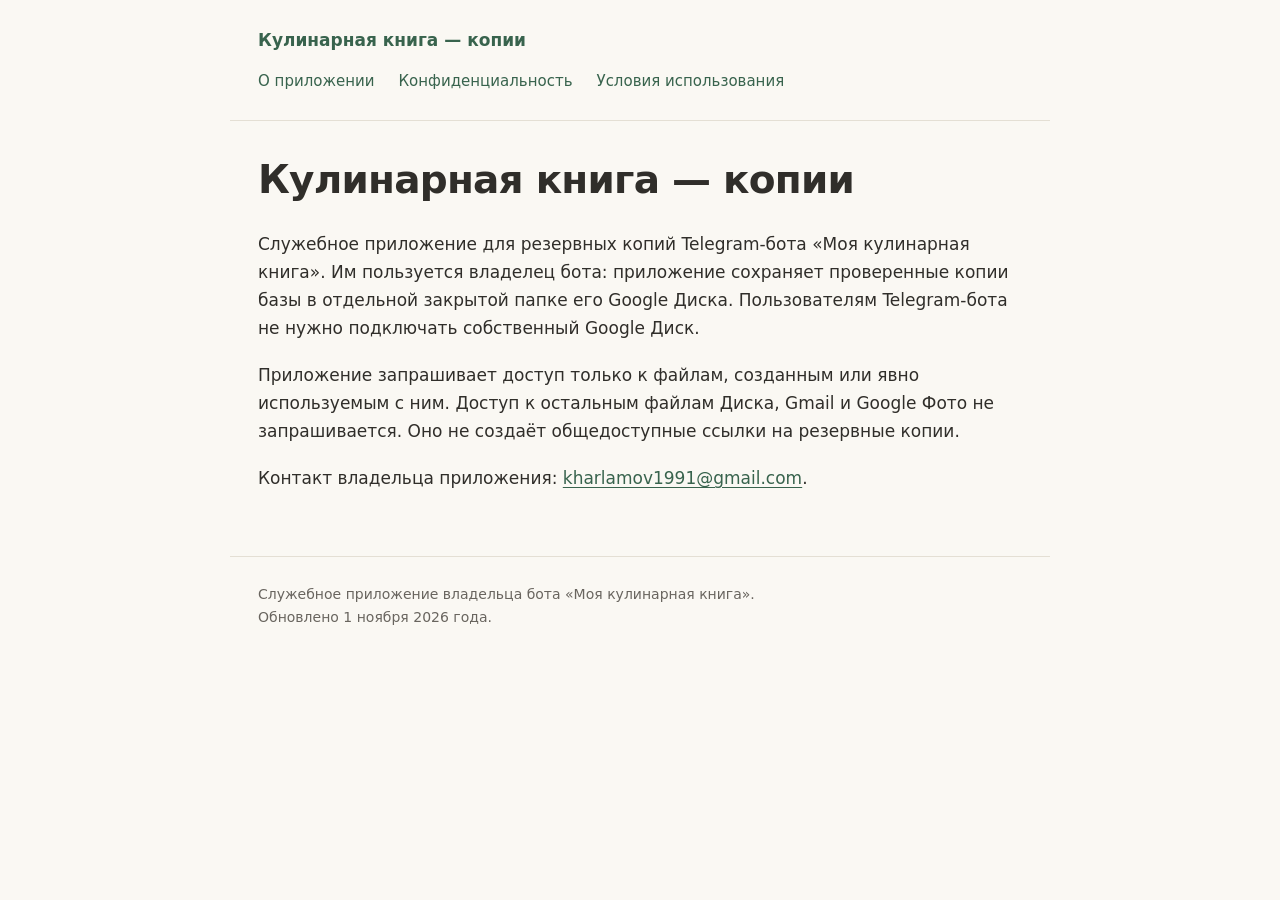
<file: index.html>
<!doctype html>
<html lang="ru"><head><meta charset="utf-8"><meta name="viewport" content="width=device-width,initial-scale=1"><title>Кулинарная книга — копии — служебное приложение</title><link rel="stylesheet" href="style.css"></head>
<body><header><a href="index.html">Кулинарная книга — копии</a><nav aria-label="Страницы приложения"><a href="index.html" aria-current="page">О приложении</a><a href="privacy.html">Конфиденциальность</a><a href="terms.html">Условия использования</a></nav></header>
<main><h1>Кулинарная книга — копии</h1><p>Служебное приложение для резервных копий Telegram-бота «Моя кулинарная книга». Им пользуется владелец бота: приложение сохраняет проверенные копии базы в отдельной закрытой папке его Google Диска. Пользователям Telegram-бота не нужно подключать собственный Google Диск.</p><p>Приложение запрашивает доступ только к файлам, созданным или явно используемым с ним. Доступ к остальным файлам Диска, Gmail и Google Фото не запрашивается. Оно не создаёт общедоступные ссылки на резервные копии.</p><p>Контакт владельца приложения: <a href="mailto:kharlamov1991@gmail.com">kharlamov1991@gmail.com</a>.</p></main><footer>Служебное приложение владельца бота «Моя кулинарная книга».<br>Обновлено 1 ноября 2026 года.</footer></body></html>
</file>
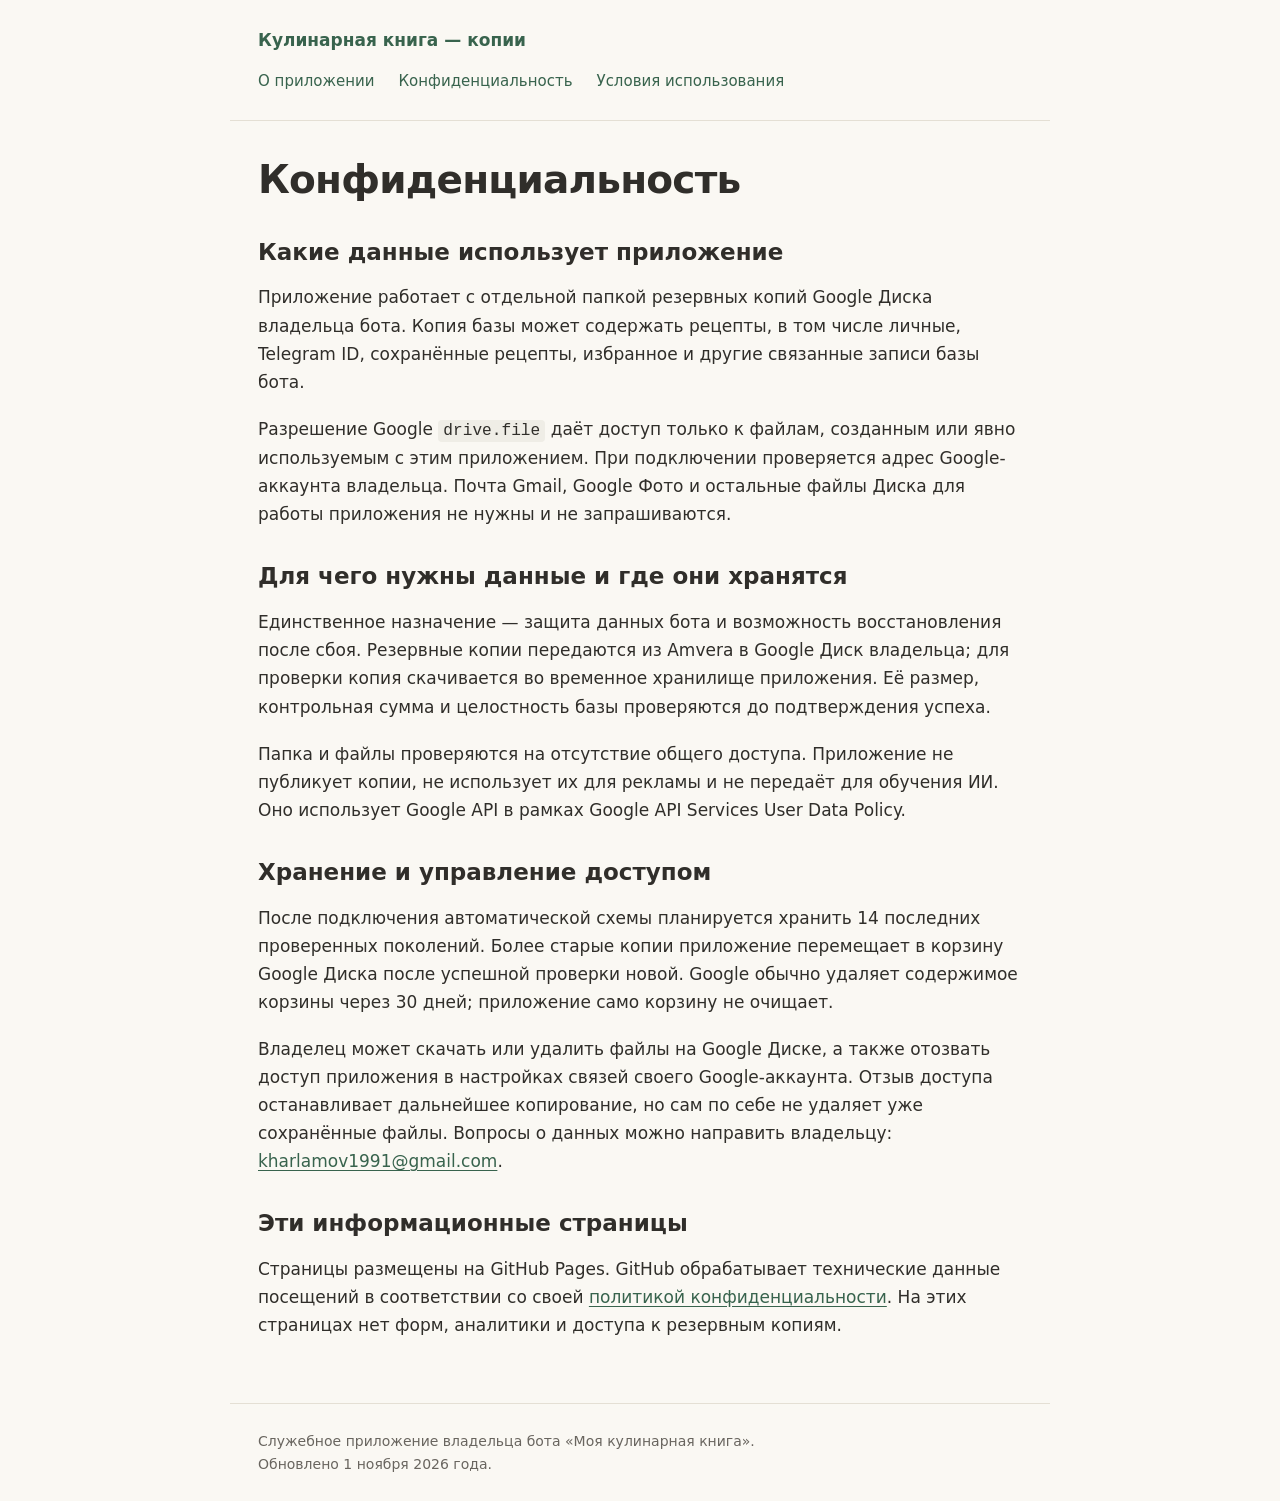
<file: privacy.html>
<!doctype html>
<html lang="ru"><head><meta charset="utf-8"><meta name="viewport" content="width=device-width,initial-scale=1"><title>Конфиденциальность — служебное приложение</title><link rel="stylesheet" href="style.css"></head>
<body><header><a href="index.html">Кулинарная книга — копии</a><nav aria-label="Страницы приложения"><a href="index.html">О приложении</a><a href="privacy.html" aria-current="page">Конфиденциальность</a><a href="terms.html">Условия использования</a></nav></header>
<main><h1>Конфиденциальность</h1><h2>Какие данные использует приложение</h2><p>Приложение работает с отдельной папкой резервных копий Google Диска владельца бота. Копия базы может содержать рецепты, в том числе личные, Telegram ID, сохранённые рецепты, избранное и другие связанные записи базы бота.</p><p>Разрешение Google <code>drive.file</code> даёт доступ только к файлам, созданным или явно используемым с этим приложением. При подключении проверяется адрес Google-аккаунта владельца. Почта Gmail, Google Фото и остальные файлы Диска для работы приложения не нужны и не запрашиваются.</p><h2>Для чего нужны данные и где они хранятся</h2><p>Единственное назначение — защита данных бота и возможность восстановления после сбоя. Резервные копии передаются из Amvera в Google Диск владельца; для проверки копия скачивается во временное хранилище приложения. Её размер, контрольная сумма и целостность базы проверяются до подтверждения успеха.</p><p>Папка и файлы проверяются на отсутствие общего доступа. Приложение не публикует копии, не использует их для рекламы и не передаёт для обучения ИИ. Оно использует Google API в рамках Google API Services User Data Policy.</p><h2>Хранение и управление доступом</h2><p>После подключения автоматической схемы планируется хранить 14 последних проверенных поколений. Более старые копии приложение перемещает в корзину Google Диска после успешной проверки новой. Google обычно удаляет содержимое корзины через 30 дней; приложение само корзину не очищает.</p><p>Владелец может скачать или удалить файлы на Google Диске, а также отозвать доступ приложения в настройках связей своего Google-аккаунта. Отзыв доступа останавливает дальнейшее копирование, но сам по себе не удаляет уже сохранённые файлы. Вопросы о данных можно направить владельцу: <a href="mailto:kharlamov1991@gmail.com">kharlamov1991@gmail.com</a>.</p><h2>Эти информационные страницы</h2><p>Страницы размещены на GitHub Pages. GitHub обрабатывает технические данные посещений в соответствии со своей <a href="https://docs.github.com/en/site-policy/privacy-policies/github-privacy-statement">политикой конфиденциальности</a>. На этих страницах нет форм, аналитики и доступа к резервным копиям.</p></main><footer>Служебное приложение владельца бота «Моя кулинарная книга».<br>Обновлено 1 ноября 2026 года.</footer></body></html>
</file>
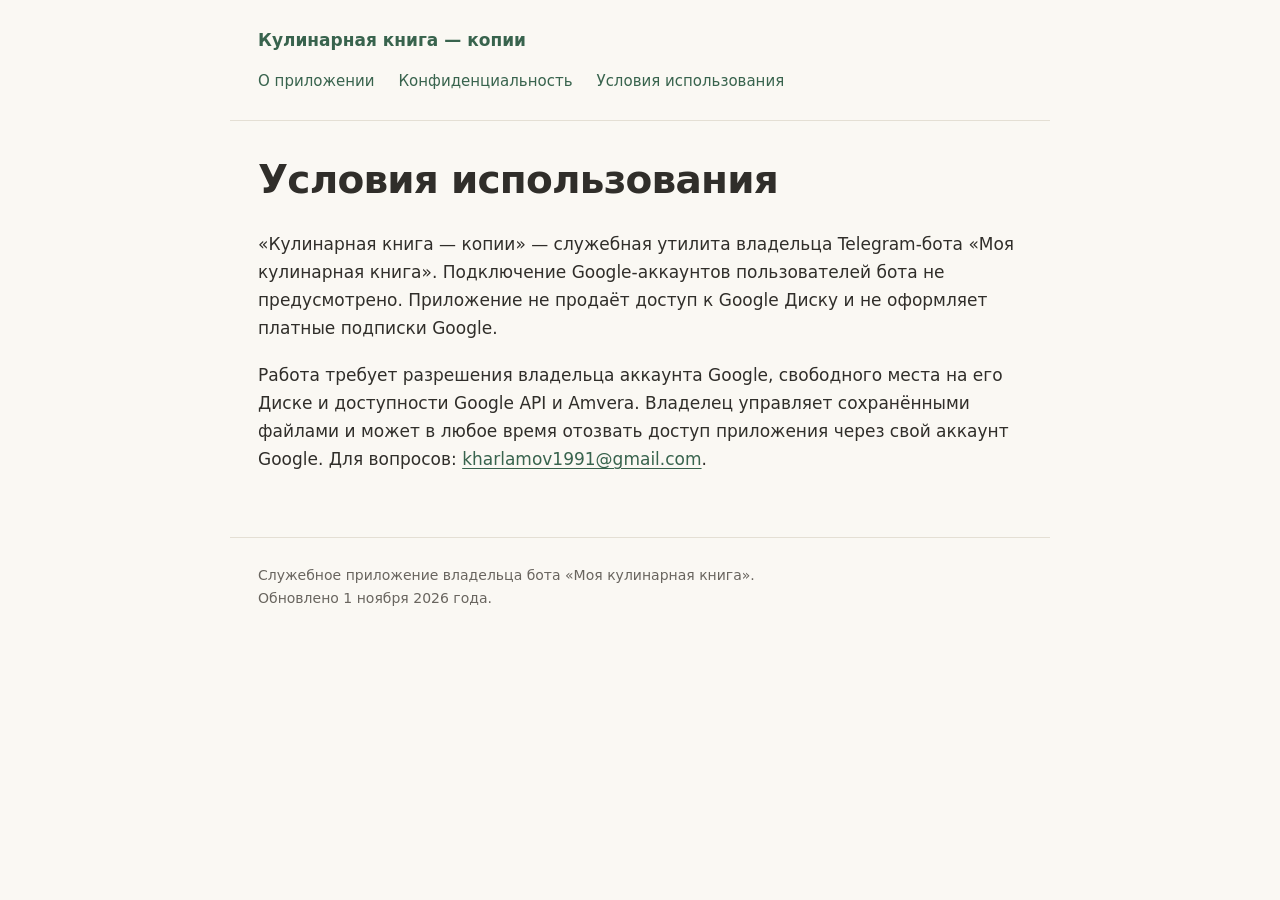
<file: terms.html>
<!doctype html>
<html lang="ru"><head><meta charset="utf-8"><meta name="viewport" content="width=device-width,initial-scale=1"><title>Условия использования — служебное приложение</title><link rel="stylesheet" href="style.css"></head>
<body><header><a href="index.html">Кулинарная книга — копии</a><nav aria-label="Страницы приложения"><a href="index.html">О приложении</a><a href="privacy.html">Конфиденциальность</a><a href="terms.html" aria-current="page">Условия использования</a></nav></header>
<main><h1>Условия использования</h1><p>«Кулинарная книга — копии» — служебная утилита владельца Telegram-бота «Моя кулинарная книга». Подключение Google-аккаунтов пользователей бота не предусмотрено. Приложение не продаёт доступ к Google Диску и не оформляет платные подписки Google.</p><p>Работа требует разрешения владельца аккаунта Google, свободного места на его Диске и доступности Google API и Amvera. Владелец управляет сохранёнными файлами и может в любое время отозвать доступ приложения через свой аккаунт Google. Для вопросов: <a href="mailto:kharlamov1991@gmail.com">kharlamov1991@gmail.com</a>.</p></main><footer>Служебное приложение владельца бота «Моя кулинарная книга».<br>Обновлено 1 ноября 2026 года.</footer></body></html>
</file>
<file: style.css>
*{box-sizing:border-box}body{margin:0;background:#faf8f3;color:#302e2a;font:17px/1.65 system-ui,-apple-system,sans-serif}header,main,footer{max-width:820px;margin:auto;padding:26px 28px}header{border-bottom:1px solid #e4dfd4}header a{font-weight:650;text-decoration:none}nav{display:flex;flex-wrap:wrap;gap:10px 24px;margin-top:15px;font-size:15px}nav a{font-weight:400}a{color:#38634d;text-underline-offset:3px}a:focus-visible{outline:3px solid #a97832;outline-offset:4px}main{padding-top:36px;padding-bottom:45px}h1{font-size:clamp(28px,5vw,39px);line-height:1.2;margin:0 0 26px;letter-spacing:-.02em}h2{font-size:23px;line-height:1.3;margin:34px 0 16px}p{margin:0 0 19px}footer{border-top:1px solid #e4dfd4;color:#69655f;font-size:14px}code{font-size:.95em;background:#efede6;padding:2px 5px;border-radius:4px}@media(max-width:500px){header,main,footer{padding-left:20px;padding-right:20px}nav{gap:8px 18px}}
</file>
